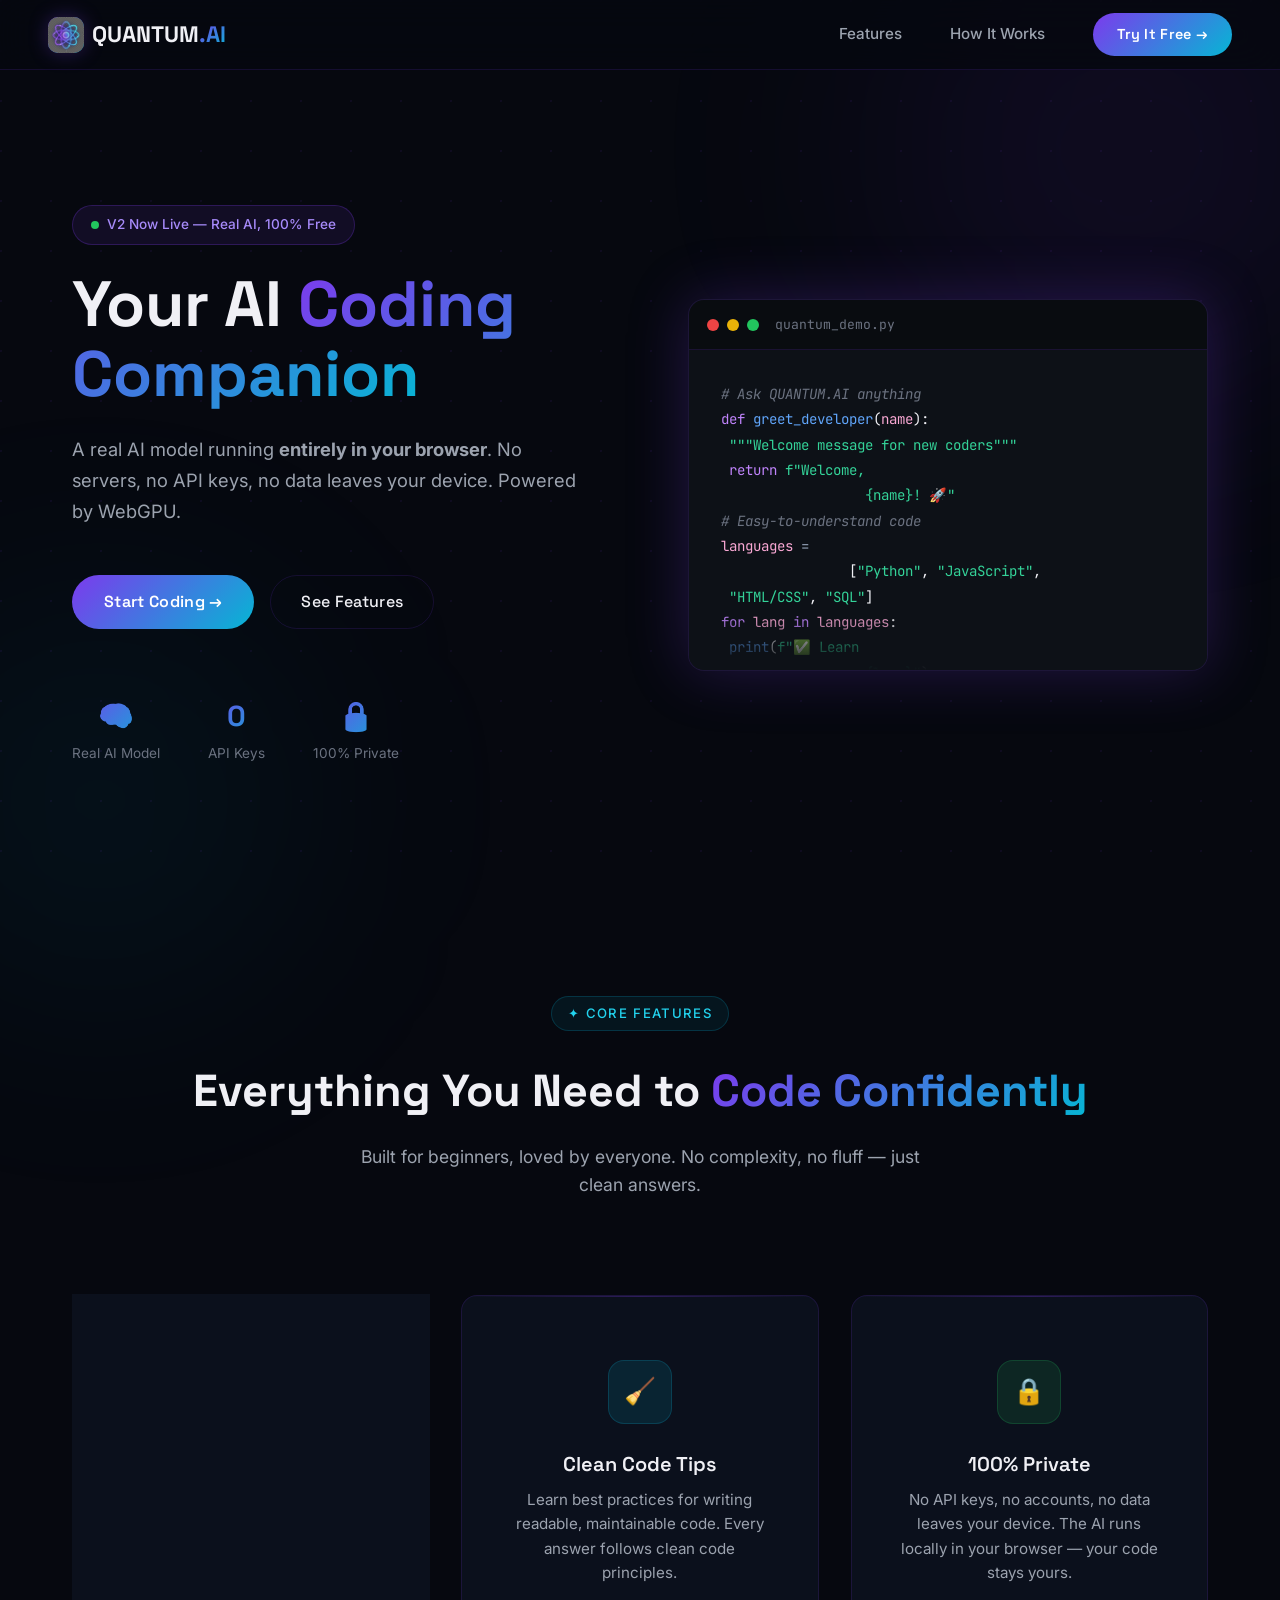
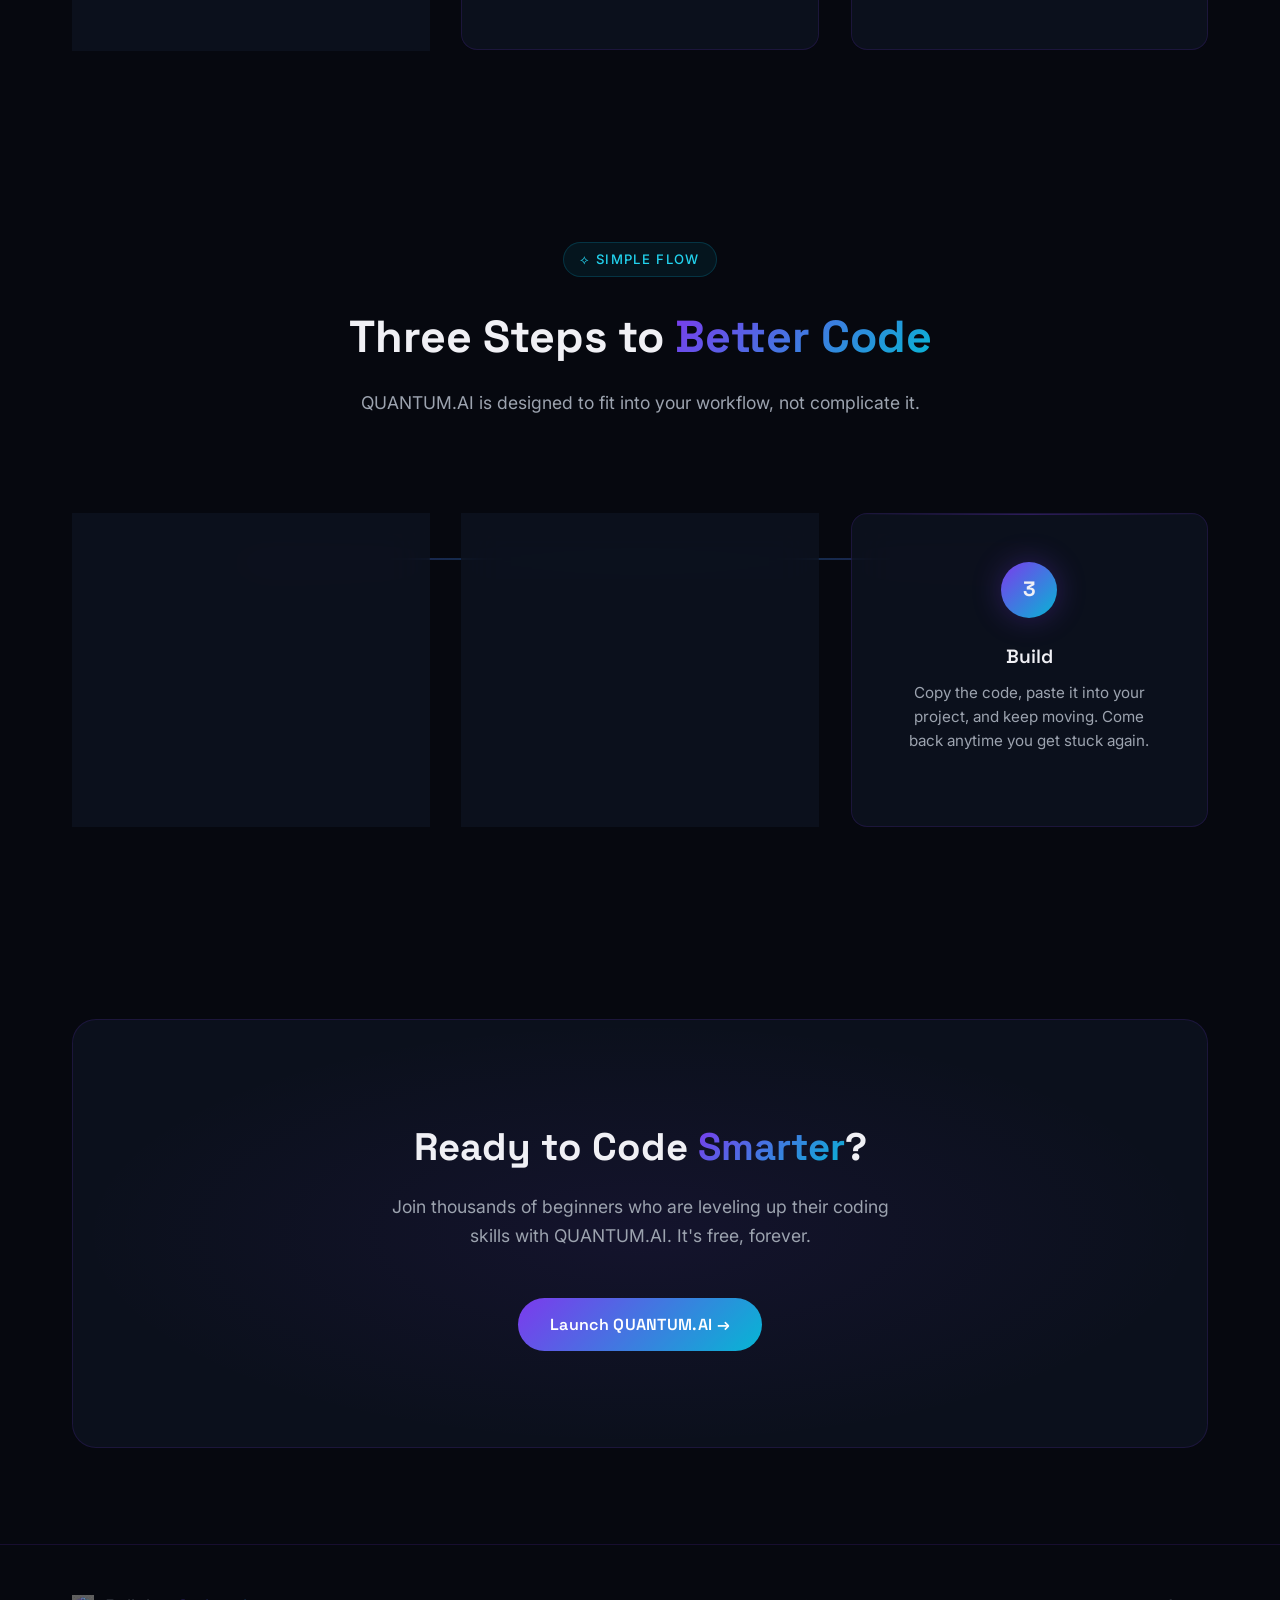
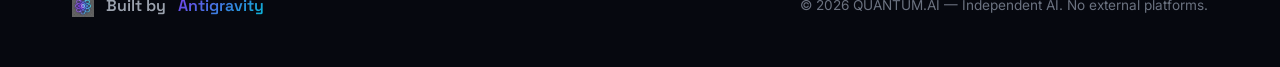
<file: index.html>
<!DOCTYPE html>
<html lang="en">

<head>
  <meta charset="UTF-8">
  <meta name="viewport" content="width=device-width, initial-scale=1.0">
  <title>QUANTUM.AI — Your AI Coding Companion</title>
  <meta name="description"
    content="QUANTUM.AI is a free AI coding assistant that helps beginners and junior developers solve daily coding challenges with clear, practical answers.">
  <link rel="stylesheet" href="css/style.css">
  <link rel="icon" href="assets/logo.png" type="image/png">
</head>

<body>
  <!-- Background Effects -->
  <div class="bg-grid"></div>
  <div class="bg-glow-orb bg-glow-orb--purple"></div>
  <div class="bg-glow-orb bg-glow-orb--cyan"></div>

  <!-- Navigation -->
  <nav class="navbar" id="navbar">
    <a href="#" class="nav-logo">
      <div class="nav-logo-icon"><img src="assets/logo.png" alt="QUANTUM.AI" class="logo-img"></div>
      <span>QUANTUM<span class="glow-text">.AI</span></span>
    </a>
    <div class="nav-links" id="navLinks">
      <a href="#features" class="nav-link">Features</a>
      <a href="#how-it-works" class="nav-link">How It Works</a>
      <a href="chat.html" class="btn-primary nav-cta"><span>Try It Free →</span></a>
    </div>
    <button class="nav-toggle" id="navToggle" aria-label="Toggle menu">
      <span></span><span></span><span></span>
    </button>
  </nav>

  <!-- Hero Section -->
  <section class="hero" id="hero">
    <div class="container">
      <div class="hero-content">
        <div class="hero-text">
          <div class="hero-badge">
            <span class="hero-badge-dot"></span>
            V2 Now Live — Real AI, 100% Free
          </div>
          <h1 class="hero-title">
            Your AI <span class="glow-text">Coding Companion</span>
          </h1>
          <p class="hero-subtitle">
            A real AI model running <strong>entirely in your browser</strong>. No servers, no API keys, no data leaves
            your device. Powered by WebGPU.
          </p>
          <div class="hero-actions">
            <a href="chat.html" class="btn-primary"><span>Start Coding →</span></a>
            <a href="#features" class="btn-secondary">See Features</a>
          </div>
          <div class="hero-stats">
            <div class="hero-stat">
              <div class="hero-stat-value">🧠</div>
              <div class="hero-stat-label">Real AI Model</div>
            </div>
            <div class="hero-stat">
              <div class="hero-stat-value">0</div>
              <div class="hero-stat-label">API Keys</div>
            </div>
            <div class="hero-stat">
              <div class="hero-stat-value">🔒</div>
              <div class="hero-stat-label">100% Private</div>
            </div>
          </div>
        </div>

        <!-- Code Preview -->
        <div class="hero-visual">
          <div class="code-window">
            <div class="code-window-header">
              <span class="code-dot code-dot--red"></span>
              <span class="code-dot code-dot--yellow"></span>
              <span class="code-dot code-dot--green"></span>
              <span class="code-window-title">quantum_demo.py</span>
            </div>
            <div class="code-window-body" id="codePreview">
              <div class="code-line"><span class="code-comment"># Ask QUANTUM.AI anything</span></div>
              <div class="code-line"></div>
              <div class="code-line"><span class="code-keyword">def</span> <span
                  class="code-function">greet_developer</span>(<span class="code-variable">name</span>):</div>
              <div class="code-line"> <span class="code-string">"""Welcome message for new coders"""</span></div>
              <div class="code-line"> <span class="code-keyword">return</span> <span class="code-string">f"Welcome,
                  {name}! 🚀"</span></div>
              <div class="code-line"></div>
              <div class="code-line"><span class="code-comment"># Easy-to-understand code</span></div>
              <div class="code-line"><span class="code-variable">languages</span> <span class="code-operator">=</span>
                [<span class="code-string">"Python"</span>, <span class="code-string">"JavaScript"</span>,</div>
              <div class="code-line"> <span class="code-string">"HTML/CSS"</span>, <span
                  class="code-string">"SQL"</span>]</div>
              <div class="code-line"></div>
              <div class="code-line"><span class="code-keyword">for</span> <span class="code-variable">lang</span> <span
                  class="code-keyword">in</span> <span class="code-variable">languages</span>:</div>
              <div class="code-line"> <span class="code-function">print</span>(<span class="code-string">f"✅ Learn
                  {lang}"</span>)</div>
              <div class="code-line"></div>
              <div class="code-line"><span class="code-comment"># Output:</span></div>
              <div class="code-line"><span class="code-comment"># ✅ Learn Python</span></div>
              <div class="code-line"><span class="code-comment"># ✅ Learn JavaScript</span></div>
              <div class="code-line"><span class="code-comment"># ✅ Learn HTML/CSS</span></div>
              <div class="code-line"><span class="code-comment"># ✅ Learn SQL</span></div>
            </div>
          </div>
        </div>
      </div>
    </div>
  </section>

  <!-- Features Section -->
  <section class="features" id="features">
    <div class="container">
      <div class="section-header animate-on-scroll">
        <div class="section-tag">✦ Core Features</div>
        <h2 class="section-title">Everything You Need to <span class="glow-text">Code Confidently</span></h2>
        <p class="section-subtitle">Built for beginners, loved by everyone. No complexity, no fluff — just clean
          answers.</p>
      </div>

      <div class="features-grid">
        <div class="glass-card feature-card animate-on-scroll">
          <div class="feature-icon feature-icon--purple">🧠</div>
          <h3 class="feature-title">Real AI Model</h3>
          <p class="feature-desc">Powered by a real language model running on your GPU via WebGPU. Not pre-scripted —
            genuinely intelligent responses.</p>
        </div>

        <div class="glass-card feature-card animate-on-scroll">
          <div class="feature-icon feature-icon--cyan">🧹</div>
          <h3 class="feature-title">Clean Code Tips</h3>
          <p class="feature-desc">Learn best practices for writing readable, maintainable code. Every answer follows
            clean code principles.</p>
        </div>

        <div class="glass-card feature-card animate-on-scroll">
          <div class="feature-icon feature-icon--green">🔒</div>
          <h3 class="feature-title">100% Private</h3>
          <p class="feature-desc">No API keys, no accounts, no data leaves your device. The AI runs locally in your
            browser — your code stays yours.</p>
        </div>
      </div>
    </div>
  </section>

  <!-- How It Works Section -->
  <section class="how-it-works" id="how-it-works">
    <div class="container">
      <div class="section-header animate-on-scroll">
        <div class="section-tag">⟡ Simple Flow</div>
        <h2 class="section-title">Three Steps to <span class="glow-text">Better Code</span></h2>
        <p class="section-subtitle">QUANTUM.AI is designed to fit into your workflow, not complicate it.</p>
      </div>

      <div class="steps-grid">
        <div class="step-card glass-card animate-on-scroll">
          <div class="step-number">1</div>
          <h3 class="step-title">Ask</h3>
          <p class="step-desc">Type your coding question in plain English. No special syntax needed — just ask like
            you'd ask a friend.</p>
        </div>

        <div class="step-card glass-card animate-on-scroll">
          <div class="step-number">2</div>
          <h3 class="step-title">Learn</h3>
          <p class="step-desc">Get a concise explanation with a well-commented code snippet. Understand not just WHAT,
            but WHY it works.</p>
        </div>

        <div class="step-card glass-card animate-on-scroll">
          <div class="step-number">3</div>
          <h3 class="step-title">Build</h3>
          <p class="step-desc">Copy the code, paste it into your project, and keep moving. Come back anytime you get
            stuck again.</p>
        </div>
      </div>
    </div>
  </section>

  <!-- CTA Section -->
  <section class="cta-section">
    <div class="container">
      <div class="cta-box animate-on-scroll">
        <h2 class="cta-title">Ready to Code <span class="glow-text">Smarter</span>?</h2>
        <p class="cta-subtitle">Join thousands of beginners who are leveling up their coding skills with QUANTUM.AI.
          It's free, forever.</p>
        <a href="chat.html" class="btn-primary"><span>Launch QUANTUM.AI →</span></a>
      </div>
    </div>
  </section>

  <!-- Footer -->
  <footer class="footer">
    <div class="container">
      <div class="footer-content">
        <div class="footer-brand">
          <img src="assets/logo.png" alt="QUANTUM.AI" class="footer-logo-img"> Built by <span
            class="glow-text">&nbsp;Antigravity</span>
        </div>
        <div class="footer-copy">
          © 2026 QUANTUM.AI — Independent AI. No external platforms.
        </div>
      </div>
    </div>
  </footer>

  <script src="js/landing.js"></script>
</body>

</html>
</file>
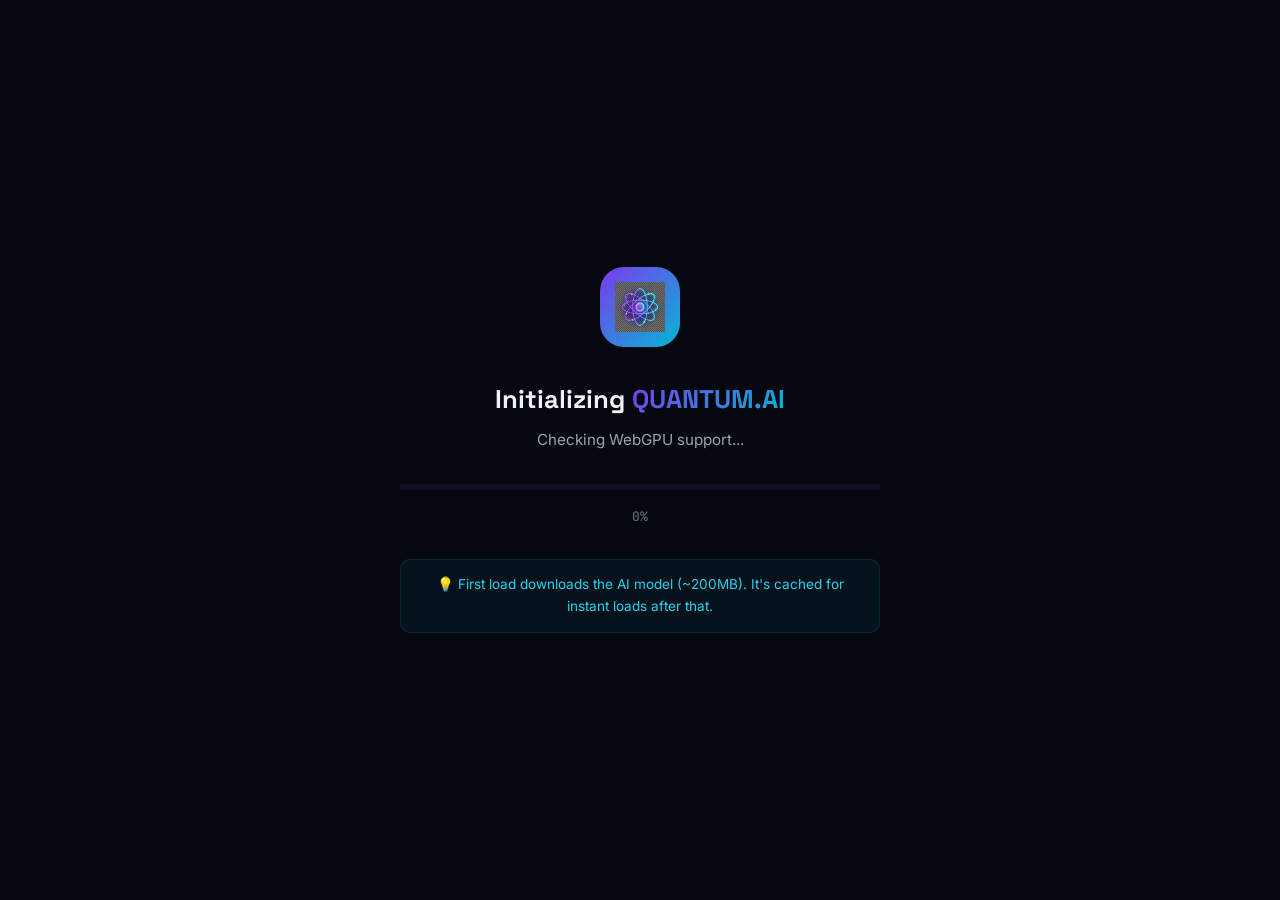
<file: chat.html>
<!DOCTYPE html>
<html lang="en">

<head>
    <meta charset="UTF-8">
    <meta name="viewport" content="width=device-width, initial-scale=1.0">
    <title>QUANTUM.AI — Chat</title>
    <meta name="description"
        content="Chat with QUANTUM.AI — a real AI language model running entirely in your browser. No API keys, no data leaves your device.">
    <link rel="stylesheet" href="css/style.css">
    <link rel="icon" href="assets/logo.png" type="image/png">
    <!-- Google Identity Services -->
    <script src="https://accounts.google.com/gsi/client" async defer></script>
</head>

<body>

    <!-- Email Signup Gate -->
    <div class="signup-gate" id="signupGate" style="display:none;">
        <div class="signup-card">
            <div class="signup-logo">
                <img src="assets/logo.png" alt="QUANTUM.AI">
            </div>
            <h2 class="signup-title">Unlock <span class="glow-text">QUANTUM.AI</span></h2>
            <p class="signup-subtitle">
                Enter your email to get <strong>unlimited access</strong> to a real AI coding assistant running entirely
                in your browser.
            </p>
            <div class="signup-form" id="signupForm" style="display:flex; flex-direction:column; align-items:center;">
                <!-- Google Sign-In -->
                <div id="g_id_onload" data-client_id="533711304529-m4d9t0l2ecpch6g0viec8mrss4sa5jth.apps.googleusercontent.com" data-context="signin"
                    data-ux_mode="popup" data-callback="handleGoogleSignIn" data-auto_prompt="false">
                </div>
                <div class="g_id_signin" data-type="standard" data-shape="rectangular" data-theme="filled_black"
                    data-text="signin_with" data-size="large" data-logo_alignment="left">
                </div>
                <p class="signup-error" id="signupError" style="margin-top: 15px;"></p>

            </div>
            <div class="signup-trust">
                <div class="signup-trust-item">
                    <span class="signup-trust-icon">🔒</span>
                    No spam ever
                </div>
                <div class="signup-trust-item">
                    <span class="signup-trust-icon">🧠</span>
                    100% private
                </div>
                <div class="signup-trust-item">
                    <span class="signup-trust-icon">💎</span>
                    Free forever
                </div>
            </div>
            <p class="signup-footer">
                By signing up you agree to our terms. Your data stays on your device.<br>
                Built by <span class="glow-text">Antigravity</span>
            </p>
        </div>
    </div>

    <!-- WebGPU Warning (hidden by default, shown if WebGPU unavailable) -->
    <div class="webgpu-warning" id="webgpuWarning" style="display:none;">
        <div class="webgpu-warning-content">
            <div class="webgpu-warning-icon">⚠️</div>
            <h2 class="webgpu-warning-title">WebGPU Required</h2>
            <p class="webgpu-warning-text">
                QUANTUM.AI runs a real AI model directly in your browser using WebGPU.
                Your current browser doesn't support WebGPU. Please use one of these:
            </p>
            <div class="webgpu-warning-browsers">
                <div class="webgpu-browser">
                    <div class="webgpu-browser-icon">🌐</div>
                    Chrome 113+
                </div>
                <div class="webgpu-browser">
                    <div class="webgpu-browser-icon">🔷</div>
                    Edge 113+
                </div>
            </div>
            <a href="index.html" class="btn-primary"><span>← Back to Home</span></a>
        </div>
    </div>

    <!-- Loading Overlay -->
    <div class="loading-overlay" id="loadingOverlay">
        <div class="loading-content">
            <div class="loading-logo">
                <img src="assets/logo.png" alt="QUANTUM.AI">
            </div>
            <h2 class="loading-title">Initializing <span class="glow-text">QUANTUM.AI</span></h2>
            <p class="loading-stage" id="loadingStage">Checking WebGPU support...</p>
            <div class="progress-container">
                <div class="progress-bar" id="progressBar"></div>
            </div>
            <p class="progress-text" id="progressText">0%</p>
            <div class="loading-tip" id="loadingTip">
                💡 First load downloads the AI model (~200MB). It's cached for instant loads after that.
            </div>
        </div>
    </div>

    <!-- Chat Layout -->
    <div class="chat-layout" id="chatLayout" style="display:none;">

        <!-- Sidebar -->
        <aside class="chat-sidebar" id="chatSidebar">
            <div class="sidebar-header">
                <div class="sidebar-logo">
                    <div class="sidebar-logo-icon"><img src="assets/logo.png" alt="QUANTUM.AI" class="logo-img"></div>
                    <span>QUANTUM<span class="glow-text">.AI</span></span>
                </div>
                <button class="new-chat-btn" id="newChatBtn" aria-label="Start new chat">
                    ✦ New Chat
                </button>
            </div>

            <div class="sidebar-chats" id="sidebarChats"></div>

            <div class="sidebar-footer">
                <div class="user-pill" id="userPill" style="display:none;">
                    <span class="user-pill-icon">👤</span>
                    <span id="userEmail"></span>
                </div>
                <a href="index.html" class="sidebar-home-link">← Back to Home</a>
                <div class="powered-badge" style="margin-top: 8px;">
                    🧠 Powered by WebGPU — runs locally
                </div>
            </div>
        </aside>

        <!-- Main Chat Area -->
        <main class="chat-main">
            <header class="chat-header">
                <div class="chat-header-info">
                    <button class="mobile-sidebar-toggle" id="mobileSidebarToggle"
                        aria-label="Toggle sidebar">☰</button>
                    <h1 class="chat-header-title">QUANTUM.AI</h1>
                    <div class="chat-header-status">
                        <span class="status-dot"></span>
                        <span id="headerStatus">Online</span>
                    </div>
                </div>
                <div class="model-selector-group">
                    <span class="model-badge" id="modelBadge">
                        <span id="modelBadgeText">Loading...</span>
                    </span>
                    <select class="model-selector" id="modelSelector" title="Select AI model">
                        <option value="SmolLM2-360M-Instruct-q4f16_1-MLC">SmolLM2-360M ⚡</option>
                        <option value="Qwen2.5-0.5B-Instruct-q4f16_1-MLC">Qwen2.5-0.5B</option>
                        <option value="SmolLM2-135M-Instruct-q4f16_1-MLC">SmolLM2-135M (tiny)</option>
                        <option value="TinyLlama-1.1B-Chat-v1.0-q4f16_1-MLC">TinyLlama-1.1B</option>
                    </select>
                </div>
            </header>

            <!-- Messages -->
            <div class="chat-messages" id="chatMessages">
                <div class="chat-welcome" id="chatWelcome">
                    <div class="welcome-icon"><img src="assets/logo.png" alt="QUANTUM.AI" class="welcome-logo-img">
                    </div>
                    <h2 class="welcome-title">Hi, I'm <span class="glow-text">QUANTUM.AI</span></h2>
                    <p class="welcome-subtitle">I'm a real AI model running entirely in your browser. Ask me anything
                        about coding!</p>
                    <div class="welcome-suggestions" id="welcomeSuggestions">
                        <button class="suggestion-chip"
                            data-query="Explain how async/await works in JavaScript with an example">
                            <div class="suggestion-chip-icon">⚡</div>
                            Explain async/await in JavaScript
                        </button>
                        <button class="suggestion-chip"
                            data-query="Write a Python function to check if a string is a palindrome">
                            <div class="suggestion-chip-icon">🐍</div>
                            Python palindrome checker
                        </button>
                        <button class="suggestion-chip"
                            data-query="What's the difference between flexbox and CSS grid? When should I use each?">
                            <div class="suggestion-chip-icon">🎨</div>
                            Flexbox vs CSS Grid
                        </button>
                        <button class="suggestion-chip"
                            data-query="Explain SQL JOINs with a simple example using two tables">
                            <div class="suggestion-chip-icon">🗃️</div>
                            SQL JOINs explained
                        </button>
                    </div>
                </div>
            </div>

            <!-- Input Area -->
            <div class="chat-input-area">
                <div class="chat-input-wrapper">
                    <input type="text" class="chat-input" id="chatInput" placeholder="Ask me a coding question..."
                        maxlength="1000" autocomplete="off" disabled>
                    <span class="chat-char-count" id="charCount">0/1000</span>
                    <button class="chat-send-btn" id="sendBtn" disabled aria-label="Send message">➤</button>
                </div>
                <p class="chat-disclaimer">QUANTUM.AI V2 — Real AI running in your browser via WebGPU. No data leaves
                    your device.</p>
            </div>
        </main>
    </div>

    <!-- Sidebar overlay for mobile -->
    <div id="sidebarOverlay" style="display:none; position:fixed; inset:0; background:rgba(0,0,0,0.5); z-index:50;">
    </div>

    <!-- Global Google Sign-In handler (must be non-module so Google can call it) -->
    <script>
        function handleGoogleSignIn(response) {
            try {
                // Decode the JWT token to get user info
                const payload = JSON.parse(atob(response.credential.split('.')[1]));
                const email = payload.email;
                const name = payload.name || '';

                // Save login state to localStorage
                localStorage.setItem('user_email', email);
                localStorage.setItem('user_name', name);
                localStorage.setItem('signed_in', 'true');

                // Hide the signup gate
                document.getElementById('signupGate').style.display = 'none';

                // Show the loading overlay so the app initializes
                document.getElementById('loadingOverlay').style.display = 'flex';

            } catch (e) {
                console.error('Google Sign-In error:', e);
                document.getElementById('signupError').textContent = 'Sign-in failed. Please try again.';
            }
        }
    </script>

    <script type="module" src="js/chat.js"></script>
</body>

</html>
</file>
<file: css/style.css>
/* ============================================
   QUANTUM.AI — Design System & Styles (V1)
   ============================================ */

/* ---------- Google Fonts ---------- */
@import url('https://fonts.googleapis.com/css2?family=Space+Grotesk:wght@400;500;600;700&family=Inter:wght@300;400;500;600&family=JetBrains+Mono:wght@400;500&display=swap');

/* ---------- CSS Custom Properties ---------- */
:root {
  /* Colors */
  --bg-primary: #06080f;
  --bg-secondary: #0d1117;
  --bg-card: rgba(15, 20, 35, 0.7);
  --bg-card-hover: rgba(20, 28, 50, 0.85);
  --bg-input: rgba(15, 20, 40, 0.6);
  --bg-glass: rgba(255, 255, 255, 0.03);

  --accent-purple: #7c3aed;
  --accent-purple-light: #a78bfa;
  --accent-cyan: #06b6d4;
  --accent-cyan-light: #22d3ee;
  --accent-gradient: linear-gradient(135deg, #7c3aed, #06b6d4);
  --accent-gradient-hover: linear-gradient(135deg, #8b5cf6, #22d3ee);

  --text-primary: #f0f0f5;
  --text-secondary: #9ca3af;
  --text-muted: #6b7280;
  --text-accent: #a78bfa;

  --border-color: rgba(124, 58, 237, 0.15);
  --border-glow: rgba(124, 58, 237, 0.4);
  --shadow-glow: 0 0 30px rgba(124, 58, 237, 0.15);
  --shadow-glow-strong: 0 0 60px rgba(124, 58, 237, 0.25);

  /* Typography */
  --font-heading: 'Space Grotesk', sans-serif;
  --font-body: 'Inter', sans-serif;
  --font-mono: 'JetBrains Mono', monospace;

  /* Spacing */
  --space-xs: 0.25rem;
  --space-sm: 0.5rem;
  --space-md: 1rem;
  --space-lg: 1.5rem;
  --space-xl: 2rem;
  --space-2xl: 3rem;
  --space-3xl: 4rem;
  --space-4xl: 6rem;

  /* Borders */
  --radius-sm: 6px;
  --radius-md: 10px;
  --radius-lg: 16px;
  --radius-xl: 24px;
  --radius-full: 9999px;

  /* Transitions */
  --transition-fast: 0.15s ease;
  --transition-base: 0.25s ease;
  --transition-slow: 0.4s ease;

  /* Layout */
  --max-width: 1200px;
  --nav-height: 70px;
  --sidebar-width: 280px;
}

/* ---------- Reset & Base ---------- */
*,
*::before,
*::after {
  margin: 0;
  padding: 0;
  box-sizing: border-box;
}

html {
  scroll-behavior: smooth;
  -webkit-font-smoothing: antialiased;
  -moz-osx-font-smoothing: grayscale;
}

body {
  font-family: var(--font-body);
  background-color: var(--bg-primary);
  color: var(--text-primary);
  line-height: 1.6;
  overflow-x: hidden;
  min-height: 100vh;
}

a {
  text-decoration: none;
  color: inherit;
  transition: color var(--transition-fast);
}

ul,
ol {
  list-style: none;
}

img {
  max-width: 100%;
  display: block;
}

button {
  cursor: pointer;
  border: none;
  background: none;
  font-family: inherit;
}

input,
textarea {
  font-family: inherit;
}

/* ---------- Utility Classes ---------- */
.container {
  max-width: var(--max-width);
  margin: 0 auto;
  padding: 0 var(--space-xl);
}

.glow-text {
  background: var(--accent-gradient);
  -webkit-background-clip: text;
  -webkit-text-fill-color: transparent;
  background-clip: text;
}

.sr-only {
  position: absolute;
  width: 1px;
  height: 1px;
  padding: 0;
  margin: -1px;
  overflow: hidden;
  clip: rect(0, 0, 0, 0);
  border: 0;
}

/* ---------- Buttons ---------- */
.btn-primary {
  display: inline-flex;
  align-items: center;
  gap: var(--space-sm);
  padding: 14px 32px;
  background: var(--accent-gradient);
  color: white;
  font-family: var(--font-heading);
  font-weight: 600;
  font-size: 1rem;
  border-radius: var(--radius-full);
  transition: all var(--transition-base);
  position: relative;
  overflow: hidden;
  border: none;
  letter-spacing: 0.02em;
}

.btn-primary::before {
  content: '';
  position: absolute;
  inset: 0;
  background: var(--accent-gradient-hover);
  opacity: 0;
  transition: opacity var(--transition-base);
}

.btn-primary:hover {
  transform: translateY(-2px);
  box-shadow: 0 8px 30px rgba(124, 58, 237, 0.4);
}

.btn-primary:hover::before {
  opacity: 1;
}

.btn-primary span {
  position: relative;
  z-index: 1;
}

.btn-secondary {
  display: inline-flex;
  align-items: center;
  gap: var(--space-sm);
  padding: 13px 30px;
  background: transparent;
  color: var(--text-primary);
  font-family: var(--font-heading);
  font-weight: 500;
  font-size: 1rem;
  border-radius: var(--radius-full);
  border: 1px solid var(--border-color);
  transition: all var(--transition-base);
  letter-spacing: 0.02em;
}

.btn-secondary:hover {
  border-color: var(--accent-purple);
  background: rgba(124, 58, 237, 0.08);
  transform: translateY(-2px);
}

/* ---------- Glass Card ---------- */
.glass-card {
  background: var(--bg-card);
  border: 1px solid var(--border-color);
  border-radius: var(--radius-lg);
  padding: var(--space-2xl);
  backdrop-filter: blur(20px);
  -webkit-backdrop-filter: blur(20px);
  transition: all var(--transition-base);
  position: relative;
  overflow: hidden;
}

.glass-card::before {
  content: '';
  position: absolute;
  top: 0;
  left: 0;
  right: 0;
  height: 1px;
  background: linear-gradient(90deg, transparent, rgba(124, 58, 237, 0.3), transparent);
}

.glass-card:hover {
  background: var(--bg-card-hover);
  border-color: var(--border-glow);
  box-shadow: var(--shadow-glow);
  transform: translateY(-4px);
}

/* ---------- Background Effects ---------- */
.bg-grid {
  position: fixed;
  inset: 0;
  background-image:
    radial-gradient(circle at 1px 1px, rgba(124, 58, 237, 0.08) 1px, transparent 0);
  background-size: 50px 50px;
  pointer-events: none;
  z-index: 0;
}

.bg-glow-orb {
  position: fixed;
  border-radius: 50%;
  filter: blur(120px);
  pointer-events: none;
  z-index: 0;
}

.bg-glow-orb--purple {
  width: 500px;
  height: 500px;
  background: rgba(124, 58, 237, 0.08);
  top: -100px;
  right: -100px;
}

.bg-glow-orb--cyan {
  width: 400px;
  height: 400px;
  background: rgba(6, 182, 212, 0.06);
  bottom: -100px;
  left: -100px;
}

/* ---------- Keyframe Animations ---------- */
@keyframes fadeInUp {
  from {
    opacity: 0;
    transform: translateY(30px);
  }

  to {
    opacity: 1;
    transform: translateY(0);
  }
}

@keyframes fadeIn {
  from {
    opacity: 0;
  }

  to {
    opacity: 1;
  }
}

@keyframes glowPulse {

  0%,
  100% {
    box-shadow: 0 0 20px rgba(124, 58, 237, 0.2);
  }

  50% {
    box-shadow: 0 0 40px rgba(124, 58, 237, 0.4);
  }
}

@keyframes float {

  0%,
  100% {
    transform: translateY(0);
  }

  50% {
    transform: translateY(-10px);
  }
}

@keyframes typingDot {

  0%,
  80%,
  100% {
    opacity: 0.3;
    transform: scale(0.8);
  }

  40% {
    opacity: 1;
    transform: scale(1);
  }
}

@keyframes slideInLeft {
  from {
    opacity: 0;
    transform: translateX(-20px);
  }

  to {
    opacity: 1;
    transform: translateX(0);
  }
}

@keyframes slideInRight {
  from {
    opacity: 0;
    transform: translateX(20px);
  }

  to {
    opacity: 1;
    transform: translateX(0);
  }
}

@keyframes codeScroll {
  0% {
    transform: translateY(0);
  }

  100% {
    transform: translateY(-50%);
  }
}

.animate-on-scroll {
  opacity: 0;
  transform: translateY(30px);
  transition: all 0.6s cubic-bezier(0.4, 0, 0.2, 1);
}

.animate-on-scroll.is-visible {
  opacity: 1;
  transform: translateY(0);
}

/* ---------- Logo Images ---------- */
.logo-img {
  width: 100%;
  height: 100%;
  object-fit: contain;
  border-radius: inherit;
}

.footer-logo-img {
  width: 22px;
  height: 22px;
  object-fit: contain;
  vertical-align: middle;
  margin-right: 4px;
}

.welcome-logo-img {
  width: 48px;
  height: 48px;
  object-fit: contain;
}

.avatar-logo-img {
  width: 100%;
  height: 100%;
  object-fit: contain;
  border-radius: inherit;
}


/* ============================================
   LANDING PAGE STYLES
   ============================================ */

/* ---------- Navbar ---------- */
.navbar {
  position: fixed;
  top: 0;
  left: 0;
  right: 0;
  height: var(--nav-height);
  display: flex;
  align-items: center;
  justify-content: space-between;
  padding: 0 var(--space-2xl);
  background: rgba(6, 8, 15, 0.8);
  backdrop-filter: blur(20px);
  -webkit-backdrop-filter: blur(20px);
  border-bottom: 1px solid var(--border-color);
  z-index: 1000;
  transition: all var(--transition-base);
}

.navbar.scrolled {
  background: rgba(6, 8, 15, 0.95);
  box-shadow: 0 4px 30px rgba(0, 0, 0, 0.3);
}

.nav-logo {
  display: flex;
  align-items: center;
  gap: var(--space-sm);
  font-family: var(--font-heading);
  font-weight: 700;
  font-size: 1.4rem;
}

.nav-logo-icon {
  width: 36px;
  height: 36px;
  border-radius: var(--radius-md);
  background: var(--accent-gradient);
  display: flex;
  align-items: center;
  justify-content: center;
  font-size: 1.1rem;
  box-shadow: 0 0 20px rgba(124, 58, 237, 0.3);
}

.nav-links {
  display: flex;
  align-items: center;
  gap: var(--space-2xl);
}

.nav-link {
  font-size: 0.95rem;
  color: var(--text-secondary);
  font-weight: 500;
  position: relative;
  padding: var(--space-xs) 0;
}

.nav-link::after {
  content: '';
  position: absolute;
  bottom: -2px;
  left: 0;
  width: 0;
  height: 2px;
  background: var(--accent-gradient);
  transition: width var(--transition-base);
}

.nav-link:hover {
  color: var(--text-primary);
}

.nav-link:hover::after {
  width: 100%;
}

.nav-cta {
  padding: 10px 24px;
  font-size: 0.9rem;
}

/* Mobile nav */
.nav-toggle {
  display: none;
  flex-direction: column;
  gap: 5px;
  padding: 4px;
}

.nav-toggle span {
  width: 24px;
  height: 2px;
  background: var(--text-primary);
  border-radius: 2px;
  transition: all var(--transition-base);
}

/* ---------- Hero Section ---------- */
.hero {
  min-height: 100vh;
  display: flex;
  align-items: center;
  position: relative;
  padding-top: var(--nav-height);
  overflow: hidden;
}

.hero-content {
  display: grid;
  grid-template-columns: 1fr 1fr;
  gap: var(--space-4xl);
  align-items: center;
  position: relative;
  z-index: 1;
}

.hero-badge {
  display: inline-flex;
  align-items: center;
  gap: var(--space-sm);
  padding: 8px 18px;
  background: rgba(124, 58, 237, 0.1);
  border: 1px solid rgba(124, 58, 237, 0.25);
  border-radius: var(--radius-full);
  font-size: 0.85rem;
  color: var(--accent-purple-light);
  font-weight: 500;
  margin-bottom: var(--space-lg);
  animation: fadeInUp 0.6s ease;
}

.hero-badge-dot {
  width: 8px;
  height: 8px;
  background: #22c55e;
  border-radius: 50%;
  animation: glowPulse 2s infinite;
}

.hero-title {
  font-family: var(--font-heading);
  font-size: clamp(2.5rem, 5vw, 4rem);
  font-weight: 700;
  line-height: 1.1;
  margin-bottom: var(--space-lg);
  animation: fadeInUp 0.6s ease 0.1s both;
}

.hero-subtitle {
  font-size: 1.15rem;
  color: var(--text-secondary);
  line-height: 1.7;
  margin-bottom: var(--space-2xl);
  max-width: 520px;
  animation: fadeInUp 0.6s ease 0.2s both;
}

.hero-actions {
  display: flex;
  gap: var(--space-md);
  animation: fadeInUp 0.6s ease 0.3s both;
}

.hero-stats {
  display: flex;
  gap: var(--space-2xl);
  margin-top: var(--space-3xl);
  animation: fadeInUp 0.6s ease 0.4s both;
}

.hero-stat {
  text-align: center;
}

.hero-stat-value {
  font-family: var(--font-heading);
  font-size: 1.8rem;
  font-weight: 700;
  background: var(--accent-gradient);
  -webkit-background-clip: text;
  -webkit-text-fill-color: transparent;
  background-clip: text;
}

.hero-stat-label {
  font-size: 0.85rem;
  color: var(--text-muted);
  margin-top: 4px;
}

/* Hero Code Preview */
.hero-visual {
  position: relative;
  animation: fadeInUp 0.6s ease 0.3s both;
}

.code-window {
  background: var(--bg-secondary);
  border: 1px solid var(--border-color);
  border-radius: var(--radius-lg);
  overflow: hidden;
  box-shadow: var(--shadow-glow-strong);
  animation: float 6s ease-in-out infinite;
}

.code-window-header {
  display: flex;
  align-items: center;
  gap: var(--space-sm);
  padding: 14px 18px;
  background: rgba(0, 0, 0, 0.3);
  border-bottom: 1px solid var(--border-color);
}

.code-dot {
  width: 12px;
  height: 12px;
  border-radius: 50%;
}

.code-dot--red {
  background: #ef4444;
}

.code-dot--yellow {
  background: #eab308;
}

.code-dot--green {
  background: #22c55e;
}

.code-window-title {
  margin-left: var(--space-sm);
  font-size: 0.82rem;
  color: var(--text-muted);
  font-family: var(--font-mono);
}

.code-window-body {
  padding: var(--space-xl);
  font-family: var(--font-mono);
  font-size: 0.88rem;
  line-height: 1.8;
  height: 320px;
  overflow: hidden;
  position: relative;
}

.code-window-body::after {
  content: '';
  position: absolute;
  bottom: 0;
  left: 0;
  right: 0;
  height: 60px;
  background: linear-gradient(transparent, var(--bg-secondary));
}

.code-line {
  white-space: pre;
}

.code-keyword {
  color: #c084fc;
}

.code-function {
  color: #60a5fa;
}

.code-string {
  color: #34d399;
}

.code-comment {
  color: #6b7280;
  font-style: italic;
}

.code-variable {
  color: #f9a8d4;
}

.code-number {
  color: #fbbf24;
}

.code-operator {
  color: #94a3b8;
}

/* ---------- Features Section ---------- */
.features {
  padding: var(--space-4xl) 0;
  position: relative;
  z-index: 1;
}

.section-header {
  text-align: center;
  margin-bottom: var(--space-4xl);
}

.section-tag {
  display: inline-flex;
  align-items: center;
  gap: var(--space-sm);
  padding: 6px 16px;
  background: rgba(6, 182, 212, 0.08);
  border: 1px solid rgba(6, 182, 212, 0.2);
  border-radius: var(--radius-full);
  font-size: 0.82rem;
  color: var(--accent-cyan-light);
  font-weight: 500;
  text-transform: uppercase;
  letter-spacing: 0.1em;
  margin-bottom: var(--space-lg);
}

.section-title {
  font-family: var(--font-heading);
  font-size: clamp(2rem, 3.5vw, 2.8rem);
  font-weight: 700;
  margin-bottom: var(--space-md);
}

.section-subtitle {
  font-size: 1.1rem;
  color: var(--text-secondary);
  max-width: 600px;
  margin: 0 auto;
}

.features-grid {
  display: grid;
  grid-template-columns: repeat(3, 1fr);
  gap: var(--space-xl);
}

.feature-card {
  text-align: center;
  padding: var(--space-3xl) var(--space-2xl);
}

.feature-icon {
  width: 64px;
  height: 64px;
  border-radius: var(--radius-lg);
  display: flex;
  align-items: center;
  justify-content: center;
  margin: 0 auto var(--space-lg);
  font-size: 1.6rem;
  position: relative;
}

.feature-icon--purple {
  background: rgba(124, 58, 237, 0.12);
  border: 1px solid rgba(124, 58, 237, 0.2);
}

.feature-icon--cyan {
  background: rgba(6, 182, 212, 0.12);
  border: 1px solid rgba(6, 182, 212, 0.2);
}

.feature-icon--green {
  background: rgba(34, 197, 94, 0.12);
  border: 1px solid rgba(34, 197, 94, 0.2);
}

.feature-title {
  font-family: var(--font-heading);
  font-size: 1.25rem;
  font-weight: 600;
  margin-bottom: var(--space-sm);
}

.feature-desc {
  color: var(--text-secondary);
  font-size: 0.95rem;
  line-height: 1.6;
}

/* ---------- How It Works Section ---------- */
.how-it-works {
  padding: var(--space-4xl) 0;
  position: relative;
  z-index: 1;
}

.steps-grid {
  display: grid;
  grid-template-columns: repeat(3, 1fr);
  gap: var(--space-xl);
  position: relative;
}

.steps-grid::before {
  content: '';
  position: absolute;
  top: 45px;
  left: 15%;
  right: 15%;
  height: 2px;
  background: linear-gradient(90deg, var(--accent-purple), var(--accent-cyan), var(--accent-purple));
  opacity: 0.3;
}

.step-card {
  text-align: center;
  position: relative;
}

.step-number {
  width: 56px;
  height: 56px;
  border-radius: 50%;
  background: var(--accent-gradient);
  display: flex;
  align-items: center;
  justify-content: center;
  font-family: var(--font-heading);
  font-size: 1.3rem;
  font-weight: 700;
  margin: 0 auto var(--space-lg);
  box-shadow: 0 0 30px rgba(124, 58, 237, 0.3);
  position: relative;
  z-index: 2;
}

.step-title {
  font-family: var(--font-heading);
  font-size: 1.2rem;
  font-weight: 600;
  margin-bottom: var(--space-sm);
}

.step-desc {
  color: var(--text-secondary);
  font-size: 0.95rem;
  line-height: 1.6;
  max-width: 280px;
  margin: 0 auto;
}

/* ---------- CTA Section ---------- */
.cta-section {
  padding: var(--space-4xl) 0;
  position: relative;
  z-index: 1;
}

.cta-box {
  text-align: center;
  padding: var(--space-4xl) var(--space-2xl);
  background: var(--bg-card);
  border: 1px solid var(--border-color);
  border-radius: var(--radius-xl);
  position: relative;
  overflow: hidden;
}

.cta-box::before {
  content: '';
  position: absolute;
  inset: 0;
  background: radial-gradient(ellipse at center, rgba(124, 58, 237, 0.08), transparent 70%);
  pointer-events: none;
}

.cta-title {
  font-family: var(--font-heading);
  font-size: clamp(1.8rem, 3vw, 2.5rem);
  font-weight: 700;
  margin-bottom: var(--space-md);
  position: relative;
}

.cta-subtitle {
  color: var(--text-secondary);
  font-size: 1.1rem;
  margin-bottom: var(--space-2xl);
  max-width: 500px;
  margin-left: auto;
  margin-right: auto;
  position: relative;
}

/* ---------- Footer ---------- */
.footer {
  padding: var(--space-2xl) 0;
  border-top: 1px solid var(--border-color);
  position: relative;
  z-index: 1;
}

.footer-content {
  display: flex;
  align-items: center;
  justify-content: space-between;
}

.footer-brand {
  display: flex;
  align-items: center;
  gap: var(--space-sm);
  font-family: var(--font-heading);
  font-weight: 600;
  color: var(--text-secondary);
}

.footer-copy {
  font-size: 0.85rem;
  color: var(--text-muted);
}


/* ============================================
   CHAT PAGE STYLES
   ============================================ */

.chat-layout {
  display: flex;
  height: 100vh;
  overflow: hidden;
}

/* ---------- Chat Sidebar ---------- */
.chat-sidebar {
  width: var(--sidebar-width);
  background: var(--bg-secondary);
  border-right: 1px solid var(--border-color);
  display: flex;
  flex-direction: column;
  flex-shrink: 0;
  z-index: 10;
  transition: transform var(--transition-base);
}

.sidebar-header {
  padding: var(--space-lg);
  border-bottom: 1px solid var(--border-color);
}

.sidebar-logo {
  display: flex;
  align-items: center;
  gap: var(--space-sm);
  font-family: var(--font-heading);
  font-weight: 700;
  font-size: 1.1rem;
  margin-bottom: var(--space-md);
}

.sidebar-logo-icon {
  width: 32px;
  height: 32px;
  border-radius: var(--radius-sm);
  background: var(--accent-gradient);
  display: flex;
  align-items: center;
  justify-content: center;
  font-size: 0.95rem;
}

.new-chat-btn {
  width: 100%;
  padding: 12px;
  background: rgba(124, 58, 237, 0.1);
  border: 1px solid rgba(124, 58, 237, 0.2);
  border-radius: var(--radius-md);
  color: var(--accent-purple-light);
  font-weight: 500;
  font-size: 0.9rem;
  display: flex;
  align-items: center;
  justify-content: center;
  gap: var(--space-sm);
  transition: all var(--transition-base);
}

.new-chat-btn:hover {
  background: rgba(124, 58, 237, 0.18);
  border-color: var(--accent-purple);
}

.sidebar-chats {
  flex: 1;
  overflow-y: auto;
  padding: var(--space-sm);
}

.chat-history-item {
  padding: 12px 14px;
  border-radius: var(--radius-md);
  cursor: pointer;
  transition: all var(--transition-fast);
  margin-bottom: 2px;
  display: flex;
  align-items: center;
  gap: var(--space-sm);
  font-size: 0.9rem;
  color: var(--text-secondary);
}

.chat-history-item:hover {
  background: rgba(255, 255, 255, 0.04);
  color: var(--text-primary);
}

.chat-history-item.active {
  background: rgba(124, 58, 237, 0.1);
  color: var(--text-primary);
  border: 1px solid rgba(124, 58, 237, 0.15);
}

.chat-history-icon {
  font-size: 1rem;
  flex-shrink: 0;
}

.chat-history-text {
  overflow: hidden;
  text-overflow: ellipsis;
  white-space: nowrap;
}

.sidebar-footer {
  padding: var(--space-md) var(--space-lg);
  border-top: 1px solid var(--border-color);
}

.sidebar-home-link {
  display: flex;
  align-items: center;
  gap: var(--space-sm);
  color: var(--text-muted);
  font-size: 0.88rem;
  padding: 10px;
  border-radius: var(--radius-md);
  transition: all var(--transition-fast);
}

.sidebar-home-link:hover {
  color: var(--text-primary);
  background: rgba(255, 255, 255, 0.04);
}

/* ---------- Chat Main ---------- */
.chat-main {
  flex: 1;
  display: flex;
  flex-direction: column;
  min-width: 0;
}

.chat-header {
  padding: var(--space-md) var(--space-xl);
  border-bottom: 1px solid var(--border-color);
  display: flex;
  align-items: center;
  justify-content: space-between;
  background: rgba(6, 8, 15, 0.6);
  backdrop-filter: blur(10px);
  -webkit-backdrop-filter: blur(10px);
  flex-shrink: 0;
}

.chat-header-info {
  display: flex;
  align-items: center;
  gap: var(--space-md);
}

.chat-header-title {
  font-family: var(--font-heading);
  font-weight: 600;
  font-size: 1.05rem;
}

.chat-header-status {
  display: flex;
  align-items: center;
  gap: 6px;
  font-size: 0.82rem;
  color: #22c55e;
}

.status-dot {
  width: 8px;
  height: 8px;
  background: #22c55e;
  border-radius: 50%;
  animation: glowPulse 2s infinite;
}

.mobile-sidebar-toggle {
  display: none;
  padding: 8px;
  color: var(--text-secondary);
  font-size: 1.3rem;
}

/* ---------- Chat Messages ---------- */
.chat-messages {
  flex: 1;
  overflow-y: auto;
  padding: var(--space-2xl);
  display: flex;
  flex-direction: column;
  gap: var(--space-xl);
  scroll-behavior: smooth;
}

.chat-messages::-webkit-scrollbar {
  width: 6px;
}

.chat-messages::-webkit-scrollbar-track {
  background: transparent;
}

.chat-messages::-webkit-scrollbar-thumb {
  background: rgba(124, 58, 237, 0.2);
  border-radius: 3px;
}

/* Welcome Screen */
.chat-welcome {
  display: flex;
  flex-direction: column;
  align-items: center;
  justify-content: center;
  flex: 1;
  text-align: center;
  animation: fadeIn 0.5s ease;
}

.welcome-icon {
  width: 80px;
  height: 80px;
  border-radius: var(--radius-xl);
  background: var(--accent-gradient);
  display: flex;
  align-items: center;
  justify-content: center;
  font-size: 2rem;
  margin-bottom: var(--space-lg);
  box-shadow: var(--shadow-glow-strong);
}

.welcome-title {
  font-family: var(--font-heading);
  font-size: 1.6rem;
  font-weight: 700;
  margin-bottom: var(--space-sm);
}

.welcome-subtitle {
  color: var(--text-secondary);
  margin-bottom: var(--space-2xl);
  max-width: 400px;
}

.welcome-suggestions {
  display: grid;
  grid-template-columns: repeat(2, 1fr);
  gap: var(--space-md);
  max-width: 560px;
  width: 100%;
}

.suggestion-chip {
  padding: 14px 18px;
  background: var(--bg-card);
  border: 1px solid var(--border-color);
  border-radius: var(--radius-md);
  text-align: left;
  font-size: 0.88rem;
  color: var(--text-secondary);
  transition: all var(--transition-fast);
  cursor: pointer;
}

.suggestion-chip:hover {
  border-color: var(--accent-purple);
  color: var(--text-primary);
  background: var(--bg-card-hover);
}

.suggestion-chip-icon {
  margin-bottom: 6px;
  font-size: 1.1rem;
}

/* Message Bubbles */
.message {
  display: flex;
  gap: var(--space-md);
  max-width: 780px;
  width: 100%;
  animation: fadeInUp 0.3s ease;
}

.message--user {
  align-self: flex-end;
  flex-direction: row-reverse;
}

.message--ai {
  align-self: flex-start;
}

.message-avatar {
  width: 36px;
  height: 36px;
  border-radius: var(--radius-md);
  display: flex;
  align-items: center;
  justify-content: center;
  font-size: 0.9rem;
  flex-shrink: 0;
}

.message--ai .message-avatar {
  background: var(--accent-gradient);
  box-shadow: 0 0 15px rgba(124, 58, 237, 0.25);
}

.message--user .message-avatar {
  background: rgba(59, 130, 246, 0.15);
  border: 1px solid rgba(59, 130, 246, 0.25);
}

.message-content {
  padding: 16px 20px;
  border-radius: var(--radius-lg);
  line-height: 1.7;
  font-size: 0.95rem;
}

.message--ai .message-content {
  background: var(--bg-card);
  border: 1px solid var(--border-color);
  border-top-left-radius: 4px;
}

.message--user .message-content {
  background: rgba(124, 58, 237, 0.15);
  border: 1px solid rgba(124, 58, 237, 0.2);
  border-top-right-radius: 4px;
  color: var(--text-primary);
}

/* Code blocks in messages */
.message-content pre {
  background: rgba(0, 0, 0, 0.4);
  border: 1px solid rgba(124, 58, 237, 0.15);
  border-radius: var(--radius-md);
  padding: 16px;
  margin: 12px 0;
  overflow-x: auto;
  font-family: var(--font-mono);
  font-size: 0.85rem;
  line-height: 1.7;
}

.message-content code {
  font-family: var(--font-mono);
  font-size: 0.88em;
  background: rgba(124, 58, 237, 0.12);
  padding: 2px 6px;
  border-radius: 4px;
  color: var(--accent-purple-light);
}

.message-content pre code {
  background: none;
  padding: 0;
  color: var(--text-primary);
}

.message-content strong {
  color: var(--text-primary);
  font-weight: 600;
}

.message-content ul,
.message-content ol {
  margin: 8px 0;
  padding-left: 20px;
}

.message-content li {
  list-style: disc;
  margin-bottom: 4px;
  color: var(--text-secondary);
}

.message-content ol li {
  list-style: decimal;
}

/* Typing Indicator */
.typing-indicator {
  display: flex;
  gap: var(--space-md);
  animation: fadeIn 0.3s ease;
}

.typing-dots {
  display: flex;
  align-items: center;
  gap: 5px;
  padding: 16px 20px;
  background: var(--bg-card);
  border: 1px solid var(--border-color);
  border-radius: var(--radius-lg);
  border-top-left-radius: 4px;
}

.typing-dot {
  width: 8px;
  height: 8px;
  background: var(--accent-purple-light);
  border-radius: 50%;
  animation: typingDot 1.4s ease-in-out infinite;
}

.typing-dot:nth-child(2) {
  animation-delay: 0.2s;
}

.typing-dot:nth-child(3) {
  animation-delay: 0.4s;
}

/* ---------- Chat Input ---------- */
.chat-input-area {
  padding: var(--space-lg) var(--space-2xl);
  border-top: 1px solid var(--border-color);
  background: rgba(6, 8, 15, 0.6);
  backdrop-filter: blur(10px);
  -webkit-backdrop-filter: blur(10px);
  flex-shrink: 0;
}

.chat-input-wrapper {
  display: flex;
  align-items: center;
  gap: var(--space-md);
  background: var(--bg-input);
  border: 1px solid var(--border-color);
  border-radius: var(--radius-lg);
  padding: 6px 6px 6px 20px;
  transition: border-color var(--transition-fast);
}

.chat-input-wrapper:focus-within {
  border-color: var(--accent-purple);
  box-shadow: 0 0 20px rgba(124, 58, 237, 0.1);
}

.chat-input {
  flex: 1;
  background: transparent;
  border: none;
  outline: none;
  color: var(--text-primary);
  font-size: 0.95rem;
  padding: 10px 0;
}

.chat-input::placeholder {
  color: var(--text-muted);
}

.chat-char-count {
  font-size: 0.78rem;
  color: var(--text-muted);
  flex-shrink: 0;
}

.chat-send-btn {
  width: 44px;
  height: 44px;
  border-radius: var(--radius-md);
  background: var(--accent-gradient);
  display: flex;
  align-items: center;
  justify-content: center;
  color: white;
  font-size: 1.1rem;
  flex-shrink: 0;
  transition: all var(--transition-base);
}

.chat-send-btn:hover {
  box-shadow: 0 0 20px rgba(124, 58, 237, 0.4);
  transform: scale(1.05);
}

.chat-send-btn:disabled {
  opacity: 0.4;
  cursor: not-allowed;
  transform: none;
  box-shadow: none;
}

.chat-disclaimer {
  text-align: center;
  font-size: 0.78rem;
  color: var(--text-muted);
  margin-top: var(--space-sm);
}

/* ============================================
   RESPONSIVE DESIGN
   ============================================ */

@media (max-width: 1024px) {
  .hero-content {
    grid-template-columns: 1fr;
    text-align: center;
  }

  .hero-subtitle {
    margin-left: auto;
    margin-right: auto;
  }

  .hero-actions {
    justify-content: center;
  }

  .hero-stats {
    justify-content: center;
  }

  .hero-visual {
    max-width: 500px;
    margin: 0 auto;
  }

  .features-grid,
  .steps-grid {
    grid-template-columns: 1fr;
    max-width: 420px;
    margin: 0 auto;
  }

  .steps-grid::before {
    display: none;
  }
}

@media (max-width: 768px) {
  .navbar {
    padding: 0 var(--space-md);
  }

  .nav-links {
    position: fixed;
    top: var(--nav-height);
    left: 0;
    right: 0;
    background: var(--bg-secondary);
    border-bottom: 1px solid var(--border-color);
    flex-direction: column;
    padding: var(--space-xl);
    gap: var(--space-lg);
    transform: translateY(-120%);
    transition: transform var(--transition-base);
    z-index: 999;
  }

  .nav-links.open {
    transform: translateY(0);
  }

  .nav-toggle {
    display: flex;
  }

  .hero {
    min-height: auto;
    padding: calc(var(--nav-height) + var(--space-3xl)) 0 var(--space-3xl);
  }

  .hero-title {
    font-size: 2rem;
  }

  .chat-sidebar {
    position: fixed;
    top: 0;
    left: 0;
    bottom: 0;
    transform: translateX(-100%);
    z-index: 100;
  }

  .chat-sidebar.open {
    transform: translateX(0);
  }

  .mobile-sidebar-toggle {
    display: flex;
  }

  .chat-messages {
    padding: var(--space-md);
  }

  .chat-input-area {
    padding: var(--space-md);
  }

  .welcome-suggestions {
    grid-template-columns: 1fr;
  }

  .message {
    max-width: 100%;
  }

  .footer-content {
    flex-direction: column;
    gap: var(--space-md);
    text-align: center;
  }
}


/* ============================================
   V2 — LOADING OVERLAY & MODEL UI
   ============================================ */

/* ---------- Loading Overlay ---------- */
.loading-overlay {
  position: fixed;
  inset: 0;
  background: var(--bg-primary);
  display: flex;
  align-items: center;
  justify-content: center;
  z-index: 9999;
  transition: opacity 0.5s ease;
}

.loading-overlay.hidden {
  opacity: 0;
  pointer-events: none;
}

.loading-content {
  text-align: center;
  max-width: 480px;
  width: 90%;
  animation: fadeInUp 0.6s ease;
}

.loading-logo {
  width: 80px;
  height: 80px;
  border-radius: var(--radius-xl);
  background: var(--accent-gradient);
  display: flex;
  align-items: center;
  justify-content: center;
  margin: 0 auto var(--space-xl);
  animation: glowPulse 2s infinite;
}

.loading-logo img {
  width: 50px;
  height: 50px;
  object-fit: contain;
}

.loading-title {
  font-family: var(--font-heading);
  font-size: 1.6rem;
  font-weight: 700;
  margin-bottom: var(--space-sm);
}

.loading-stage {
  color: var(--text-secondary);
  font-size: 0.95rem;
  margin-bottom: var(--space-xl);
  min-height: 1.5em;
}

/* Progress Bar */
.progress-container {
  width: 100%;
  height: 6px;
  background: rgba(124, 58, 237, 0.1);
  border-radius: var(--radius-full);
  overflow: hidden;
  margin-bottom: var(--space-md);
  position: relative;
}

.progress-bar {
  height: 100%;
  width: 0%;
  background: var(--accent-gradient);
  border-radius: var(--radius-full);
  transition: width 0.3s ease;
  position: relative;
}

.progress-bar::after {
  content: '';
  position: absolute;
  top: 0;
  right: 0;
  width: 40px;
  height: 100%;
  background: linear-gradient(90deg, transparent, rgba(255, 255, 255, 0.4));
  animation: progressShine 1.5s infinite;
}

@keyframes progressShine {
  0% {
    opacity: 0;
  }

  50% {
    opacity: 1;
  }

  100% {
    opacity: 0;
  }
}

.progress-text {
  font-family: var(--font-mono);
  font-size: 0.82rem;
  color: var(--text-muted);
}

.loading-tip {
  margin-top: var(--space-xl);
  padding: 14px 18px;
  background: rgba(6, 182, 212, 0.06);
  border: 1px solid rgba(6, 182, 212, 0.15);
  border-radius: var(--radius-md);
  font-size: 0.85rem;
  color: var(--accent-cyan-light);
}

/* ---------- WebGPU Warning ---------- */
.webgpu-warning {
  position: fixed;
  inset: 0;
  background: var(--bg-primary);
  display: flex;
  align-items: center;
  justify-content: center;
  z-index: 9999;
}

.webgpu-warning-content {
  text-align: center;
  max-width: 500px;
  width: 90%;
  padding: var(--space-2xl);
}

.webgpu-warning-icon {
  font-size: 3rem;
  margin-bottom: var(--space-lg);
}

.webgpu-warning-title {
  font-family: var(--font-heading);
  font-size: 1.5rem;
  font-weight: 700;
  margin-bottom: var(--space-md);
  color: #fbbf24;
}

.webgpu-warning-text {
  color: var(--text-secondary);
  line-height: 1.7;
  margin-bottom: var(--space-xl);
}

.webgpu-warning-browsers {
  display: flex;
  justify-content: center;
  gap: var(--space-xl);
  margin-bottom: var(--space-xl);
}

.webgpu-browser {
  text-align: center;
  font-size: 0.88rem;
  color: var(--text-muted);
}

.webgpu-browser-icon {
  font-size: 2rem;
  margin-bottom: 6px;
}

/* ---------- Model Selector ---------- */
.model-selector-group {
  display: flex;
  align-items: center;
  gap: var(--space-sm);
}

.model-selector {
  background: var(--bg-input);
  border: 1px solid var(--border-color);
  border-radius: var(--radius-md);
  color: var(--text-primary);
  font-family: var(--font-mono);
  font-size: 0.78rem;
  padding: 6px 10px;
  outline: none;
  cursor: pointer;
  transition: border-color var(--transition-fast);
  appearance: none;
  -webkit-appearance: none;
  background-image: url("data:image/svg+xml,%3Csvg xmlns='http://www.w3.org/2000/svg' width='12' height='12' viewBox='0 0 24 24' fill='none' stroke='%239ca3af' stroke-width='2'%3E%3Cpath d='M6 9l6 6 6-6'/%3E%3C/svg%3E");
  background-repeat: no-repeat;
  background-position: right 8px center;
  padding-right: 28px;
}

.model-selector:focus {
  border-color: var(--accent-purple);
}

.model-selector option {
  background: var(--bg-secondary);
  color: var(--text-primary);
}

.model-badge {
  display: inline-flex;
  align-items: center;
  gap: 4px;
  padding: 3px 10px;
  background: rgba(34, 197, 94, 0.1);
  border: 1px solid rgba(34, 197, 94, 0.2);
  border-radius: var(--radius-full);
  font-size: 0.72rem;
  color: #4ade80;
  font-weight: 500;
  font-family: var(--font-mono);
}

.model-badge--loading {
  background: rgba(251, 191, 36, 0.1);
  border-color: rgba(251, 191, 36, 0.2);
  color: #fbbf24;
}

/* ---------- Streaming Cursor ---------- */
@keyframes blink {

  0%,
  100% {
    opacity: 1;
  }

  50% {
    opacity: 0;
  }
}

.streaming-cursor {
  display: inline-block;
  width: 2px;
  height: 1em;
  background: var(--accent-purple-light);
  margin-left: 2px;
  vertical-align: text-bottom;
  animation: blink 0.8s step-end infinite;
}

/* ---------- Powered By Badge ---------- */
.powered-badge {
  display: inline-flex;
  align-items: center;
  gap: 6px;
  padding: 4px 12px;
  background: rgba(124, 58, 237, 0.08);
  border: 1px solid rgba(124, 58, 237, 0.15);
  border-radius: var(--radius-full);
  font-size: 0.72rem;
  color: var(--text-muted);
  font-family: var(--font-mono);
}

/* ---------- Generation Stats ---------- */
.gen-stats {
  display: flex;
  gap: var(--space-md);
  margin-top: 8px;
  font-size: 0.75rem;
  color: var(--text-muted);
  font-family: var(--font-mono);
}

.gen-stat {
  display: inline-flex;
  align-items: center;
  gap: 4px;
}


/* ============================================
   EMAIL SIGNUP GATE
   ============================================ */

.signup-gate {
  position: fixed;
  inset: 0;
  background: var(--bg-primary);
  display: flex;
  align-items: center;
  justify-content: center;
  z-index: 10000;
  transition: opacity 0.5s ease;
}

.signup-gate.hidden {
  opacity: 0;
  pointer-events: none;
}

.signup-card {
  max-width: 460px;
  width: 90%;
  background: var(--bg-card);
  border: 1px solid var(--border-color);
  border-radius: var(--radius-xl);
  padding: var(--space-3xl) var(--space-2xl);
  text-align: center;
  position: relative;
  overflow: hidden;
  animation: fadeInUp 0.6s ease;
}

.signup-card::before {
  content: '';
  position: absolute;
  top: 0;
  left: 0;
  right: 0;
  height: 2px;
  background: var(--accent-gradient);
}

.signup-card::after {
  content: '';
  position: absolute;
  inset: 0;
  background: radial-gradient(ellipse at center top, rgba(124, 58, 237, 0.06), transparent 70%);
  pointer-events: none;
}

.signup-logo {
  width: 72px;
  height: 72px;
  border-radius: var(--radius-xl);
  background: var(--accent-gradient);
  display: flex;
  align-items: center;
  justify-content: center;
  margin: 0 auto var(--space-lg);
  animation: glowPulse 2s infinite;
  position: relative;
  z-index: 1;
}

.signup-logo img {
  width: 44px;
  height: 44px;
  object-fit: contain;
}

.signup-title {
  font-family: var(--font-heading);
  font-size: 1.6rem;
  font-weight: 700;
  margin-bottom: var(--space-sm);
  position: relative;
  z-index: 1;
}

.signup-subtitle {
  color: var(--text-secondary);
  font-size: 0.95rem;
  line-height: 1.6;
  margin-bottom: var(--space-2xl);
  position: relative;
  z-index: 1;
}

.signup-form {
  position: relative;
  z-index: 1;
}

.signup-input-group {
  display: flex;
  gap: var(--space-sm);
  margin-bottom: var(--space-md);
}

.signup-email-input {
  flex: 1;
  padding: 14px 18px;
  background: var(--bg-input);
  border: 1px solid var(--border-color);
  border-radius: var(--radius-md);
  color: var(--text-primary);
  font-size: 0.95rem;
  outline: none;
  transition: border-color var(--transition-fast);
}

.signup-email-input:focus {
  border-color: var(--accent-purple);
  box-shadow: 0 0 20px rgba(124, 58, 237, 0.1);
}

.signup-email-input::placeholder {
  color: var(--text-muted);
}

.signup-submit-btn {
  padding: 14px 28px;
  background: var(--accent-gradient);
  color: white;
  font-family: var(--font-heading);
  font-weight: 600;
  font-size: 0.95rem;
  border-radius: var(--radius-md);
  border: none;
  cursor: pointer;
  transition: all var(--transition-base);
  white-space: nowrap;
}

.signup-submit-btn:hover {
  box-shadow: 0 8px 30px rgba(124, 58, 237, 0.4);
  transform: translateY(-1px);
}

.signup-submit-btn:disabled {
  opacity: 0.5;
  cursor: not-allowed;
  transform: none;
  box-shadow: none;
}

.signup-error {
  color: #ef4444;
  font-size: 0.82rem;
  margin-bottom: var(--space-md);
  min-height: 1.2em;
}

.signup-trust {
  display: flex;
  justify-content: center;
  gap: var(--space-xl);
  margin-top: var(--space-xl);
  position: relative;
  z-index: 1;
}

.signup-trust-item {
  display: flex;
  align-items: center;
  gap: 6px;
  font-size: 0.8rem;
  color: var(--text-muted);
}

.signup-trust-icon {
  font-size: 1rem;
}

.signup-footer {
  margin-top: var(--space-xl);
  font-size: 0.78rem;
  color: var(--text-muted);
  position: relative;
  z-index: 1;
}

.signup-footer a {
  color: var(--accent-purple-light);
}

/* User pill (shown in sidebar after signup) */
.user-pill {
  display: flex;
  align-items: center;
  gap: var(--space-sm);
  padding: 8px 12px;
  background: rgba(124, 58, 237, 0.08);
  border: 1px solid rgba(124, 58, 237, 0.12);
  border-radius: var(--radius-md);
  font-size: 0.82rem;
  color: var(--text-secondary);
  margin-bottom: var(--space-sm);
  overflow: hidden;
  text-overflow: ellipsis;
  white-space: nowrap;
}

.user-pill-icon {
  font-size: 0.9rem;
  flex-shrink: 0;
}

@media (max-width: 480px) {
  .signup-input-group {
    flex-direction: column;
  }

  .signup-trust {
    flex-direction: column;
    align-items: center;
    gap: var(--space-sm);
  }
}
</file>
